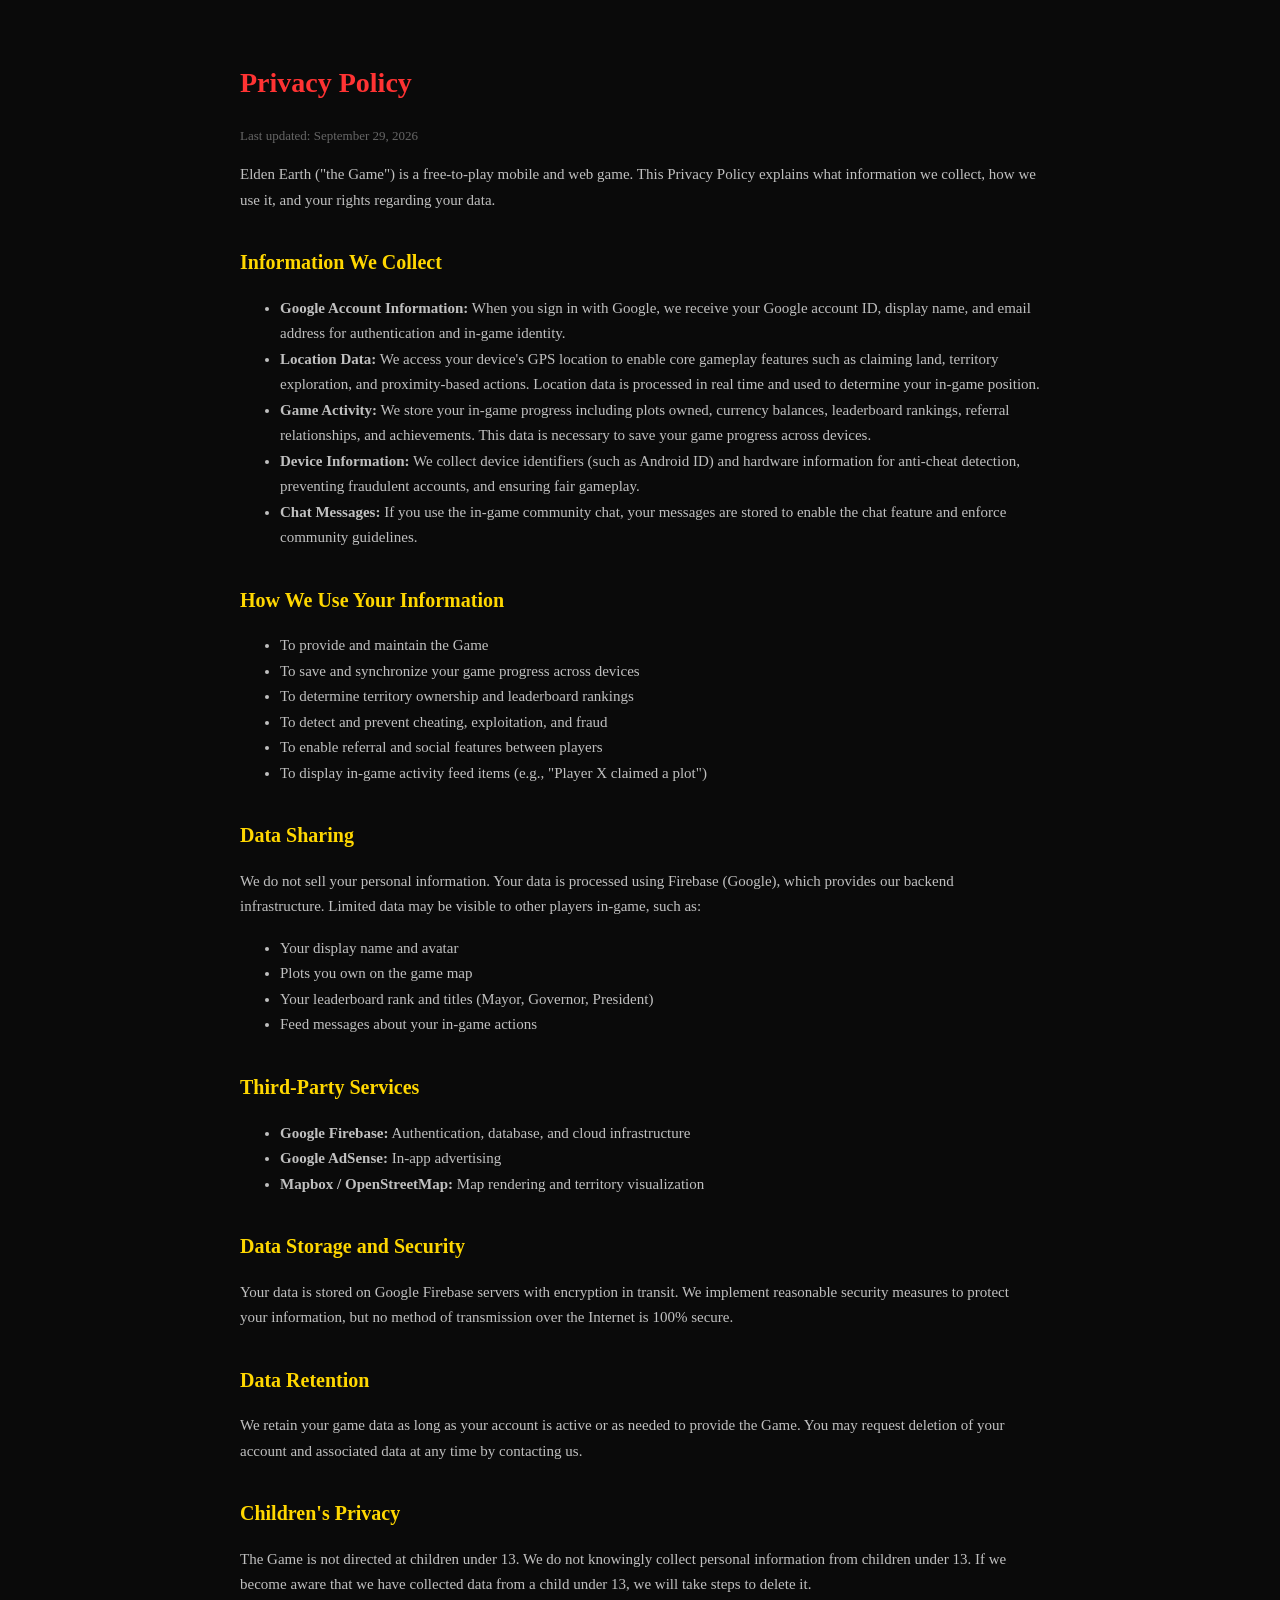
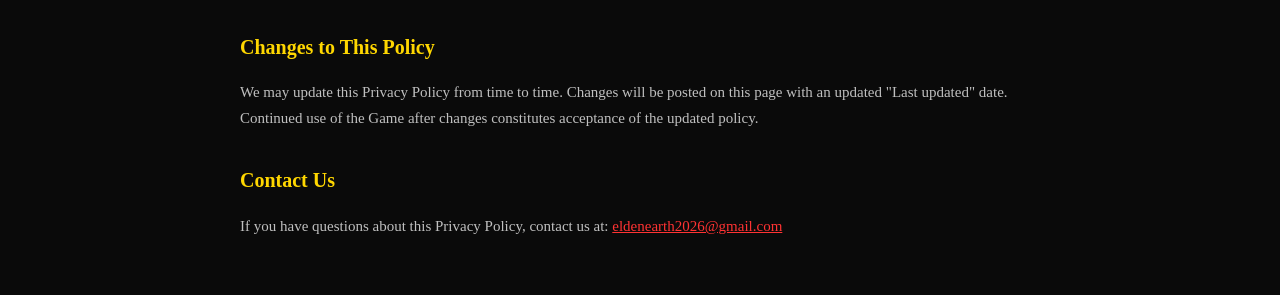
<file: privacy.html>
<!DOCTYPE html>
<html lang="en">
<head>
    <meta charset="UTF-8">
    <meta name="viewport" content="width=device-width, initial-scale=1.0">
    <title>Privacy Policy — Elden Earth</title>
    <style>
        body { font-family: Georgia, serif; background: #0a0a0a; color: #f4f0e8; max-width: 800px; margin: 0 auto; padding: 40px 20px; line-height: 1.7; }
        h1 { color: #ff3333; font-size: 28px; }
        h2 { color: #ffd700; font-size: 20px; margin-top: 32px; }
        p, li { color: #c0c0c0; font-size: 15px; }
        a { color: #ff3333; }
        .last-updated { color: #666; font-size: 13px; }
    </style>
</head>
<body>
    <h1>Privacy Policy</h1>
    <p class="last-updated">Last updated: September 29, 2026</p>

    <p>Elden Earth ("the Game") is a free-to-play mobile and web game. This Privacy Policy explains what information we collect, how we use it, and your rights regarding your data.</p>

    <h2>Information We Collect</h2>
    <ul>
        <li><strong>Google Account Information:</strong> When you sign in with Google, we receive your Google account ID, display name, and email address for authentication and in-game identity.</li>
        <li><strong>Location Data:</strong> We access your device's GPS location to enable core gameplay features such as claiming land, territory exploration, and proximity-based actions. Location data is processed in real time and used to determine your in-game position.</li>
        <li><strong>Game Activity:</strong> We store your in-game progress including plots owned, currency balances, leaderboard rankings, referral relationships, and achievements. This data is necessary to save your game progress across devices.</li>
        <li><strong>Device Information:</strong> We collect device identifiers (such as Android ID) and hardware information for anti-cheat detection, preventing fraudulent accounts, and ensuring fair gameplay.</li>
        <li><strong>Chat Messages:</strong> If you use the in-game community chat, your messages are stored to enable the chat feature and enforce community guidelines.</li>
    </ul>

    <h2>How We Use Your Information</h2>
    <ul>
        <li>To provide and maintain the Game</li>
        <li>To save and synchronize your game progress across devices</li>
        <li>To determine territory ownership and leaderboard rankings</li>
        <li>To detect and prevent cheating, exploitation, and fraud</li>
        <li>To enable referral and social features between players</li>
        <li>To display in-game activity feed items (e.g., "Player X claimed a plot")</li>
    </ul>

    <h2>Data Sharing</h2>
    <p>We do not sell your personal information. Your data is processed using Firebase (Google), which provides our backend infrastructure. Limited data may be visible to other players in-game, such as:</p>
    <ul>
        <li>Your display name and avatar</li>
        <li>Plots you own on the game map</li>
        <li>Your leaderboard rank and titles (Mayor, Governor, President)</li>
        <li>Feed messages about your in-game actions</li>
    </ul>

    <h2>Third-Party Services</h2>
    <ul>
        <li><strong>Google Firebase:</strong> Authentication, database, and cloud infrastructure</li>
        <li><strong>Google AdSense:</strong> In-app advertising</li>
        <li><strong>Mapbox / OpenStreetMap:</strong> Map rendering and territory visualization</li>
    </ul>

    <h2>Data Storage and Security</h2>
    <p>Your data is stored on Google Firebase servers with encryption in transit. We implement reasonable security measures to protect your information, but no method of transmission over the Internet is 100% secure.</p>

    <h2>Data Retention</h2>
    <p>We retain your game data as long as your account is active or as needed to provide the Game. You may request deletion of your account and associated data at any time by contacting us.</p>

    <h2>Children's Privacy</h2>
    <p>The Game is not directed at children under 13. We do not knowingly collect personal information from children under 13. If we become aware that we have collected data from a child under 13, we will take steps to delete it.</p>

    <h2>Changes to This Policy</h2>
    <p>We may update this Privacy Policy from time to time. Changes will be posted on this page with an updated "Last updated" date. Continued use of the Game after changes constitutes acceptance of the updated policy.</p>

    <h2>Contact Us</h2>
    <p>If you have questions about this Privacy Policy, contact us at: <a href="mailto:eldenearth2026@gmail.com">eldenearth2026@gmail.com</a></p>
</body>
</html>
</file>
